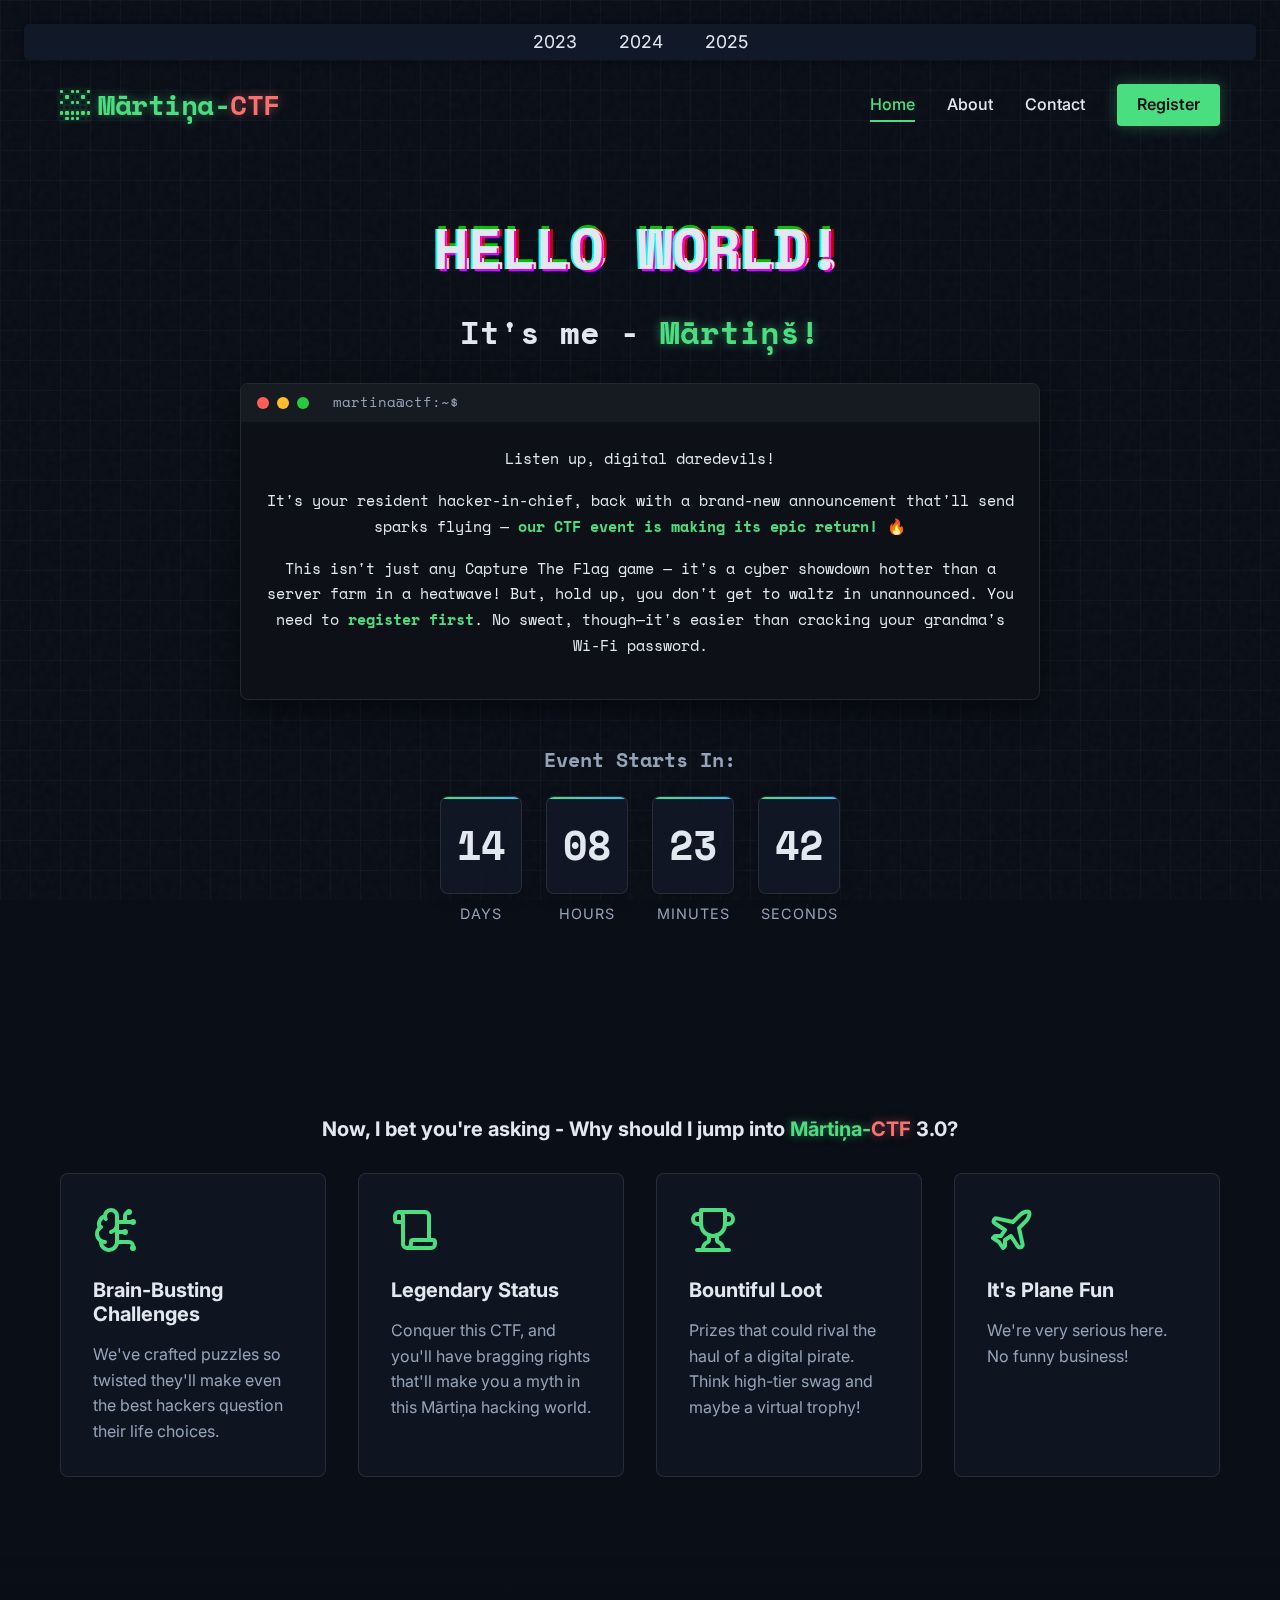
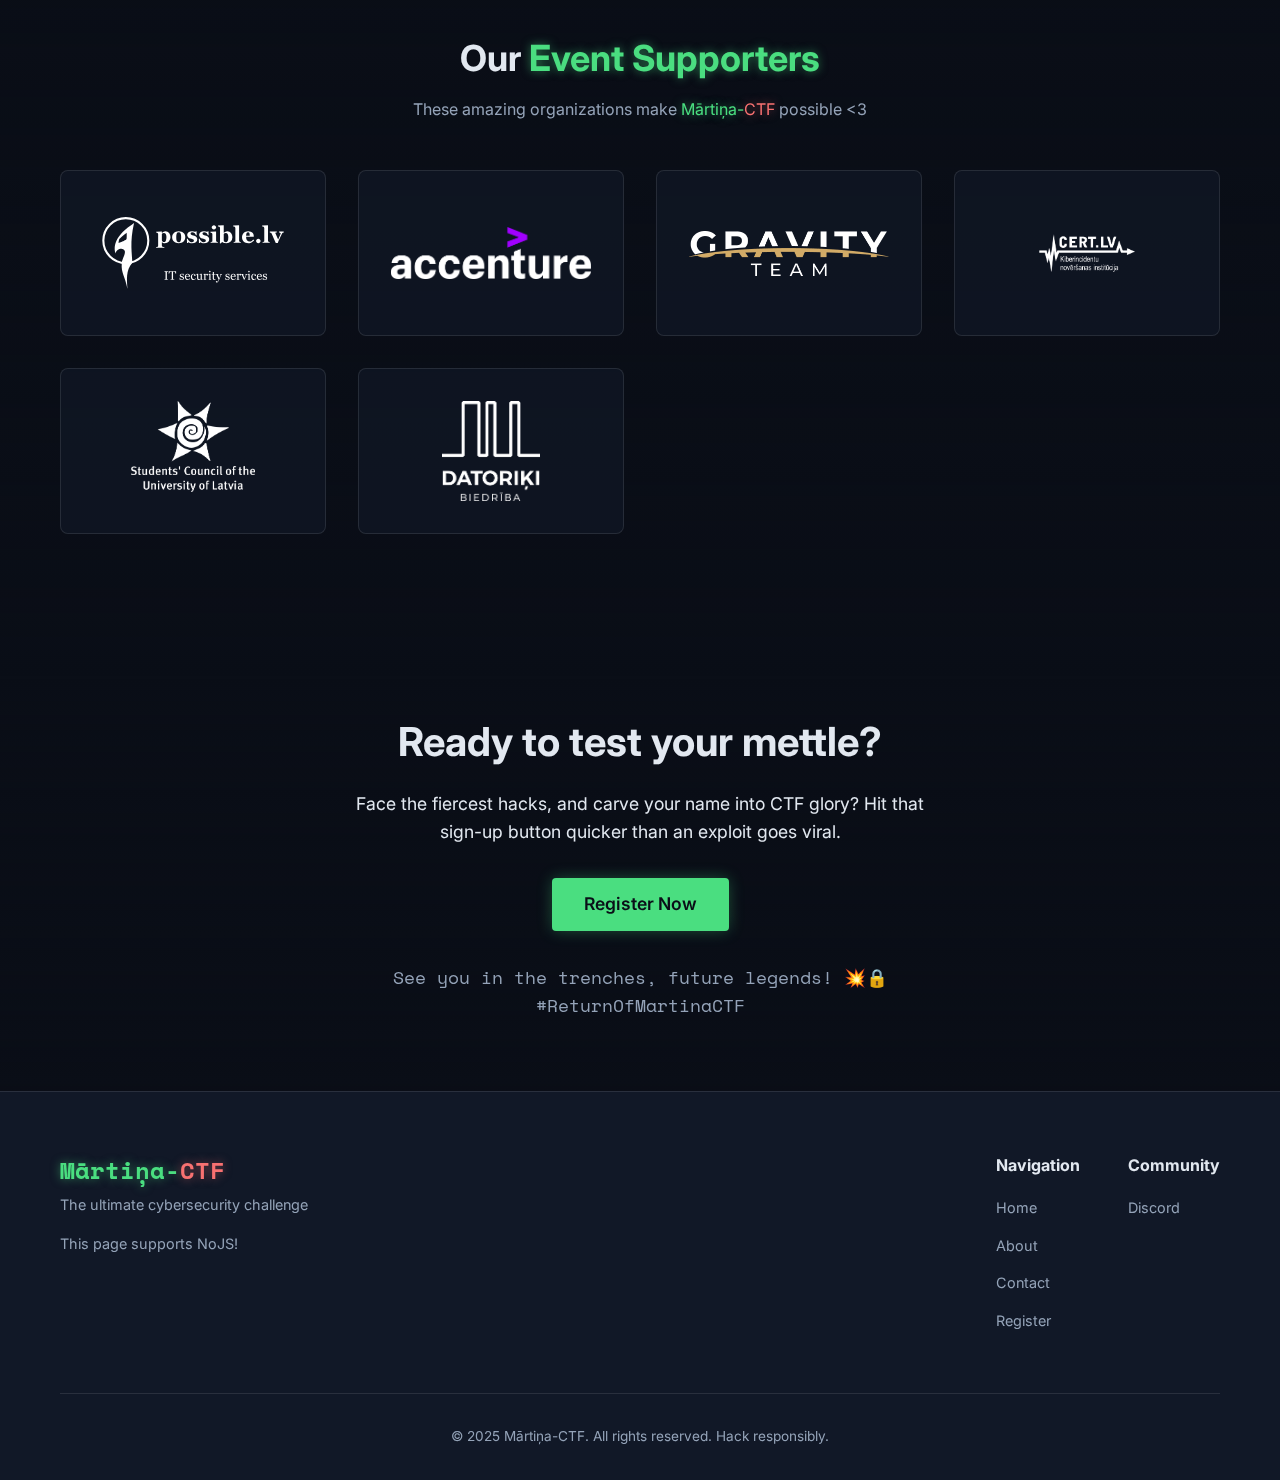
<file: index.html>
<!DOCTYPE html>
<html lang="en">

<head>
    <meta charset="UTF-8">
    <meta name="viewport" content="width=device-width, initial-scale=1.0">
    <title>Mārtiņa-CTF 2025</title>
    <link rel="icon" type="image/x-icon" href="images/favicon.ico">
    <link rel="stylesheet" href="styles.css">
    <link rel="stylesheet"
        href="https://fonts.googleapis.com/css2?family=Space+Mono:wght@400;700&family=Inter:wght@300;400;600;800&display=swap">
</head>

<body>
    <div class="noise-overlay"></div>
    <div class="grid-overlay"></div>

    <header>
        <ul id="year-selector">
            <li><a href="#">2023</a></li>
            <li><a href="#">2024</a></li>
            <li><a href="#" class="active">2025</a></li>
        </ul>
        <div id="navbar">
            <div class="logo-container">
                <div class="logo">
                    <div class="pixel-art">
                        <div class="pixel"></div>
                        <div class="pixel"></div>
                        <div class="pixel"></div>
                        <div class="pixel"></div>
                        <div class="pixel"></div>
                        <div class="pixel"></div>
                        <div class="pixel"></div>
                        <div class="pixel"></div>
                        <div class="pixel"></div>
                        <div class="pixel"></div>
                        <div class="pixel"></div>
                        <div class="pixel"></div>
                        <div class="pixel"></div>
                        <div class="pixel"></div>
                        <div class="pixel"></div>
                        <div class="pixel"></div>
                        <div class="pixel"></div>
                        <div class="pixel"></div>
                        <div class="pixel"></div>
                        <div class="pixel"></div>
                        <div class="pixel"></div>
                        <div class="pixel"></div>
                        <div class="pixel"></div>
                        <div class="pixel"></div>
                        <div class="pixel"></div>
                        <div class="pixel"></div>
                        <div class="pixel"></div>
                        <div class="pixel"></div>
                        <div class="pixel"></div>
                        <div class="pixel"></div>
                        <div class="pixel"></div>
                        <div class="pixel"></div>
                        <div class="pixel"></div>
                        <div class="pixel"></div>
                        <div class="pixel"></div>
                        <div class="pixel"></div>
                    </div>
                    <h1><span class="green-text">Mārtiņa-</span><span class="red-text">CTF</span></h1>
                </div>
            </div>
    
            <!-- Mobile menu toggle-->
            <input type="checkbox" id="menu-toggle" class="menu-toggle-input">
            <label for="menu-toggle" class="menu-toggle-label">
                <span></span>
                <span></span>
                <span></span>
            </label>
    
            <nav>
                <ul>
                    <li><a href="#" class="active">Home</a></li>
                    <li><a href="/about.html">About</a></li>
                    <li><a href="/contact.html">Contact</a></li>
                    <li><a href="#" class="cta-button">Register</a></li>
                </ul>
            </nav>
        </div>
    </header>

    <main>
        <section class="hero">
            <div class="container">
                <div class="glitch-container">
                    <h2 class="glitch" data-text="Hello World!">Hello World!</h2>
                </div>
                <h3 class="subtitle">It's me - <span class="green-text">Mārtiņš!</span></h3>

                <div class="terminal">
                    <div class="terminal-header">
                        <span class="terminal-button"></span>
                        <span class="terminal-button"></span>
                        <span class="terminal-button"></span>
                        <span class="terminal-title">martina@ctf:~$</span>
                    </div>
                    <div class="terminal-body">
                        <p>Listen up, digital daredevils!</p>
                        <p>It's your resident hacker-in-chief, back with a brand-new announcement that'll send sparks
                         flying — <span class="highlight">our CTF event is making its epic return!</span> 🔥</p>

                        <p>This isn't just any Capture The Flag game — it's a cyber showdown hotter than a server farm
                            in a heatwave! But, hold up, you don't get to waltz in unannounced. You need to <span class="highlight">register first</span>.
                            No sweat, though—it's easier than cracking your grandma's Wi-Fi password.</p>
                    </div>
                </div>

                <div class="countdown">
                    <h4>Event Starts In:</h4>
                    <div class="countdown-timer">
                        <div class="countdown-item">
                            <div class="countdown-value">14</div>
                            <div class="countdown-label">Days</div>
                        </div>
                        <div class="countdown-item">
                            <div class="countdown-value">08</div>
                            <div class="countdown-label">Hours</div>
                        </div>
                        <div class="countdown-item">
                            <div class="countdown-value">23</div>
                            <div class="countdown-label">Minutes</div>
                        </div>
                        <div class="countdown-item">
                            <div class="countdown-value">42</div>
                            <div class="countdown-label">Seconds</div>
                        </div>
                    </div>
                </div>
            </div>
        </section>

        <section class="features">
            <div class="container">
                <h4 style="text-align: center; margin-bottom: 2rem;">Now, I bet you're asking - Why should I jump into
                    <span class="green-text">Mārtiņa-</span><span class="red-text">CTF</span> 3.0?</h4>
                <div class="feature-grid">
                    <div class="feature-card">
                        <div class="feature-icon">
                            <svg xmlns="http://www.w3.org/2000/svg" viewBox="0 0 24 24" fill="none"
                                stroke="currentColor" stroke-width="2" stroke-linecap="round" stroke-linejoin="round"
                                class="lucide lucide-brain-circuit-icon lucide-brain-circuit">
                                <path
                                    d="M12 5a3 3 0 1 0-5.997.125 4 4 0 0 0-2.526 5.77 4 4 0 0 0 .556 6.588A4 4 0 1 0 12 18Z" />
                                <path d="M9 13a4.5 4.5 0 0 0 3-4" />
                                <path d="M6.003 5.125A3 3 0 0 0 6.401 6.5" />
                                <path d="M3.477 10.896a4 4 0 0 1 .585-.396" />
                                <path d="M6 18a4 4 0 0 1-1.967-.516" />
                                <path d="M12 13h4" />
                                <path d="M12 18h6a2 2 0 0 1 2 2v1" />
                                <path d="M12 8h8" />
                                <path d="M16 8V5a2 2 0 0 1 2-2" />
                                <circle cx="16" cy="13" r=".5" />
                                <circle cx="18" cy="3" r=".5" />
                                <circle cx="20" cy="21" r=".5" />
                                <circle cx="20" cy="8" r=".5" />
                            </svg>
                        </div>
                        <h4>Brain-Busting Challenges</h4>
                        <p>We've crafted puzzles so twisted they'll make even the best hackers question their life choices.</p>
                    </div>
                    <div class="feature-card">
                        <div class="feature-icon">
                            <svg xmlns="http://www.w3.org/2000/svg" viewBox="0 0 24 24" fill="none"
                                stroke="currentColor" stroke-width="2" stroke-linecap="round" stroke-linejoin="round"
                                class="lucide lucide-scroll-icon lucide-scroll">
                                <path d="M19 17V5a2 2 0 0 0-2-2H4" />
                                <path
                                    d="M8 21h12a2 2 0 0 0 2-2v-1a1 1 0 0 0-1-1H11a1 1 0 0 0-1 1v1a2 2 0 1 1-4 0V5a2 2 0 1 0-4 0v2a1 1 0 0 0 1 1h3" />
                            </svg>
                        </div>
                        <h4>Legendary Status</h4>
                        <p>Conquer this CTF, and you'll have bragging rights that'll make you a myth in this Mārtiņa hacking world.</p>
                    </div>
                    <div class="feature-card">
                        <div class="feature-icon">
                            <svg xmlns="http://www.w3.org/2000/svg" viewBox="0 0 24 24" fill="none"
                                stroke="currentColor" stroke-width="2" stroke-linecap="round" stroke-linejoin="round"
                                class="lucide lucide-trophy-icon lucide-trophy">
                                <path d="M6 9H4.5a2.5 2.5 0 0 1 0-5H6" />
                                <path d="M18 9h1.5a2.5 2.5 0 0 0 0-5H18" />
                                <path d="M4 22h16" />
                                <path d="M10 14.66V17c0 .55-.47.98-.97 1.21C7.85 18.75 7 20.24 7 22" />
                                <path d="M14 14.66V17c0 .55.47.98.97 1.21C16.15 18.75 17 20.24 17 22" />
                                <path d="M18 2H6v7a6 6 0 0 0 12 0V2Z" />
                            </svg>
                        </div>
                        <h4>Bountiful Loot</h4>
                        <p>Prizes that could rival the haul of a digital pirate. Think high-tier swag and maybe a
                            virtual trophy!</p>
                    </div>
                    <div class="feature-card">
                        <div class="feature-icon">
                            <svg xmlns="http://www.w3.org/2000/svg" viewBox="0 0 24 24" fill="none"
                                stroke="currentColor" stroke-width="2" stroke-linecap="round" stroke-linejoin="round"
                                class="lucide lucide-plane-icon lucide-plane">
                                <path
                                    d="M17.8 19.2 16 11l3.5-3.5C21 6 21.5 4 21 3c-1-.5-3 0-4.5 1.5L13 8 4.8 6.2c-.5-.1-.9.1-1.1.5l-.3.5c-.2.5-.1 1 .3 1.3L9 12l-2 3H4l-1 1 3 2 2 3 1-1v-3l3-2 3.5 5.3c.3.4.8.5 1.3.3l.5-.2c.4-.3.6-.7.5-1.2z" />
                            </svg>
                        </div>
                        <h4>It's Plane Fun</h4>
                        <p>We're very serious here. No funny business!</p>
                    </div>
                </div>
            </div>
        </section>

        <section class="sponsors">
            <div class="container">
                <h2>Our <span class="green-text">Event Supporters</span></h2>
                <p class="section-description">These amazing organizations make <span
                        class="green-text">Mārtiņa-</span><span class="red-text">CTF</span> possible <3</p>

                        <div class="sponsors-grid">
                            <a class="sponsor-card" href="https://possible.lv" target="_blank">
                                <div class="sponsor-logo">
                                    <img src="/images/sponsors/possible.svg" alt="Possible Security">
                                </div>
                            </a>
                            <a class="sponsor-card" href="https://accenture.lv" target="_blank">
                                <div class="sponsor-logo">
                                    <img src="/images/sponsors/accenture.png" alt="Accenture">
                                </div>
                            </a>
                            <a class="sponsor-card" href="https://gravityteam.co" target="_blank">
                                <div class="sponsor-logo">
                                    <img src="/images/sponsors/gravity_team.png" alt="Gravity Team">
                                </div>
                            </a>
                            <a class="sponsor-card" href="https://cert.lv" target="_blank">
                                <div class="sponsor-logo">
                                    <img src="/images/sponsors/cert.png" alt="CERT.LV">
                                </div>
                            </a>
                            <a class="sponsor-card" href="https://lusp.lv" target="_blank">
                                <div class="sponsor-logo">
                                    <img src="/images/sponsors/lusp.png" alt="LUSP">
                                </div>
                            </a>
                            <a class="sponsor-card" href="https://datoriki.org" target="_blank">
                                <div class="sponsor-logo">
                                    <img src="/images/sponsors/datoriku_biedriba.png" alt="Biedrība 'Datoriķi'">
                                </div>
                            </a>
                        </div>
            </div>
        </section>

        <section class="cta">
            <div class="container">
                <h2>Ready to test your mettle?</h2>
                <p>Face the fiercest hacks, and carve your name into CTF glory? Hit that sign-up button quicker than an
                    exploit goes viral.</p>
                <a href="#" class="cta-button">Register Now</a>
                <p class="cta-footer">See you in the trenches, future legends! 💥🔒 #ReturnOfMartinaCTF</p>
            </div>
        </section>
    </main>

    <footer>
        <div class="container">
            <div class="footer-content">
                <div class="footer-logo">
                    <h3><span class="green-text">Mārtiņa-</span><span class="red-text">CTF</span></h3>
                    <p>The ultimate cybersecurity challenge</p>
                    <p>This page supports NoJS!</p>
                </div>
                <div class="footer-links">
                    <div class="footer-column">
                        <h4>Navigation</h4>
                        <ul>
                            <li><a href="#">Home</a></li>
                            <li><a href="/about.html">About</a></li>
                            <li><a href="/contact.html">Contact</a></li>
                            <li><a href="#">Register</a></li>
                        </ul>
                    </div>
                    <div class="footer-column">
                        <h4>Community</h4>
                        <ul>
                            <li><a href="#">Discord</a></li>
                        </ul>
                    </div>
                </div>
            </div>
            <div class="footer-bottom">
                <p>&copy; 2025 Mārtiņa-CTF. All rights reserved. Hack responsibly.</p>
            </div>
        </div>
    </footer>
</body>

</html>
</file>
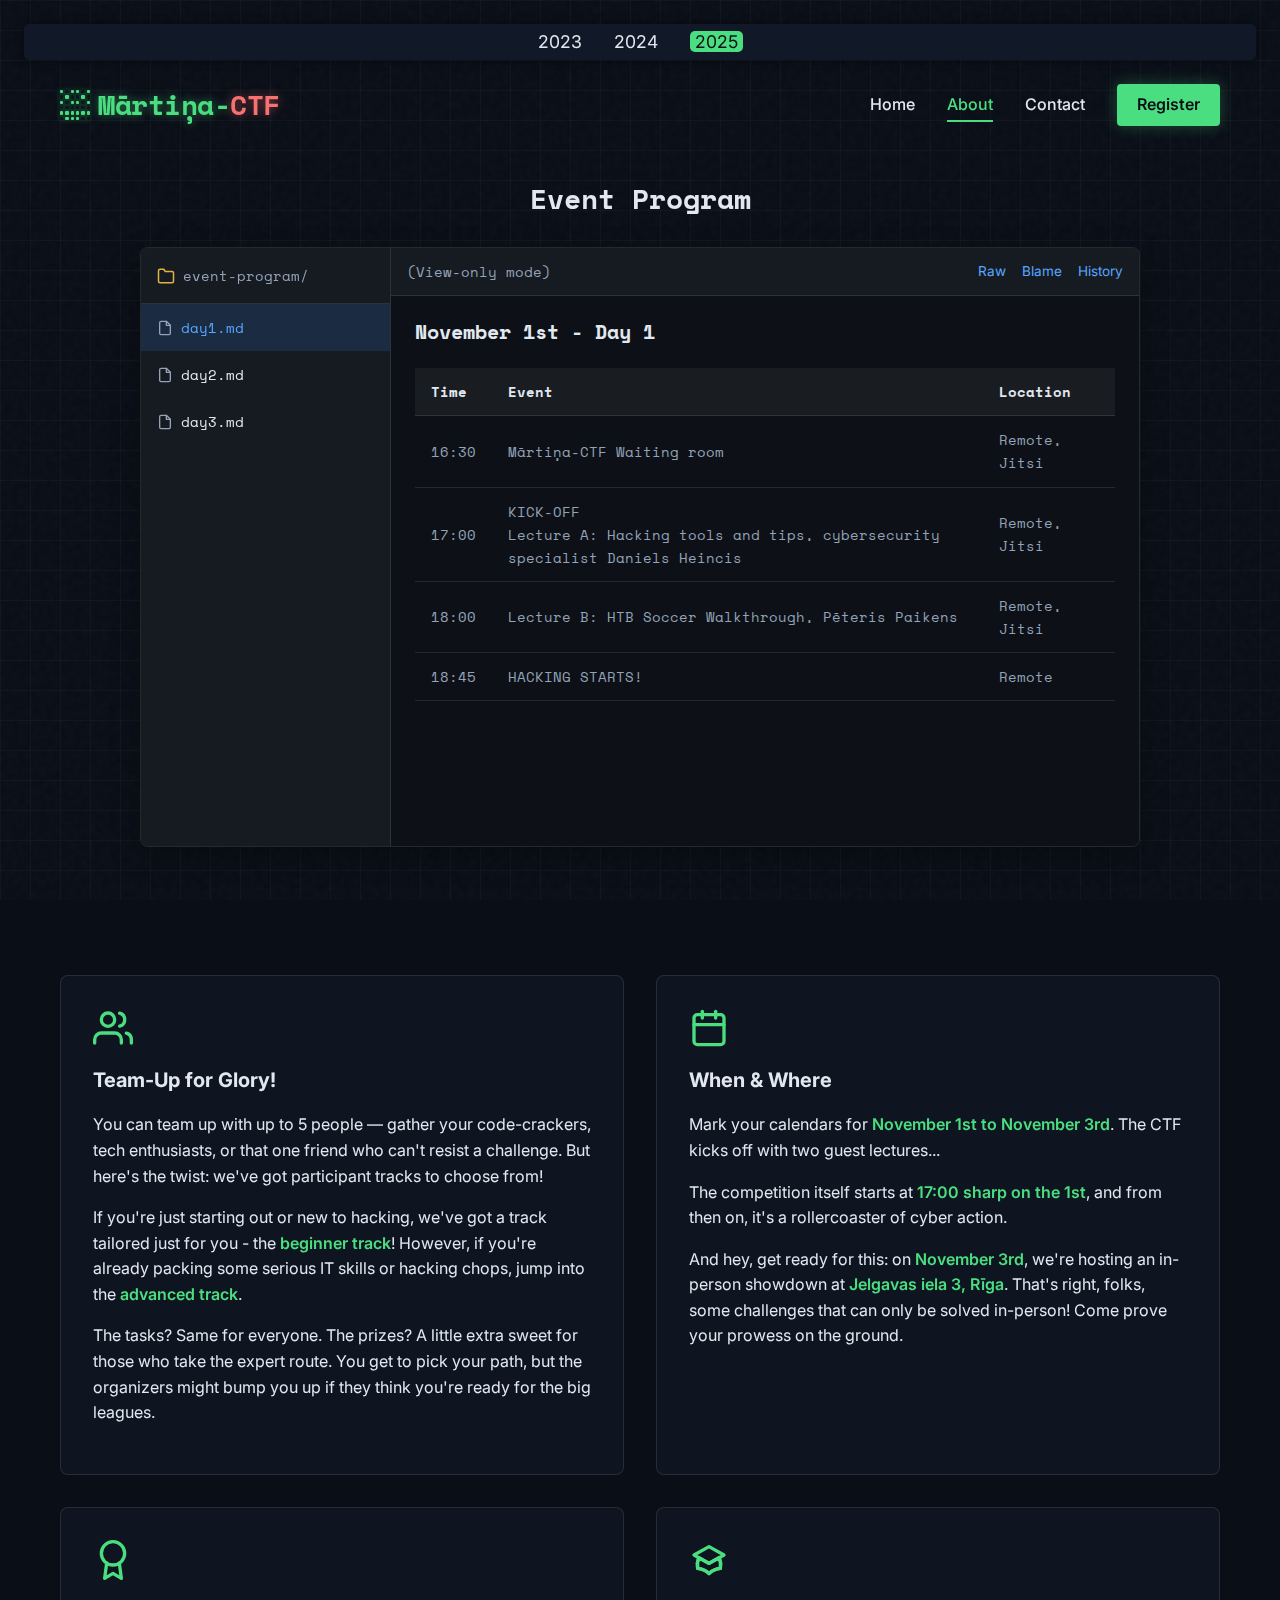
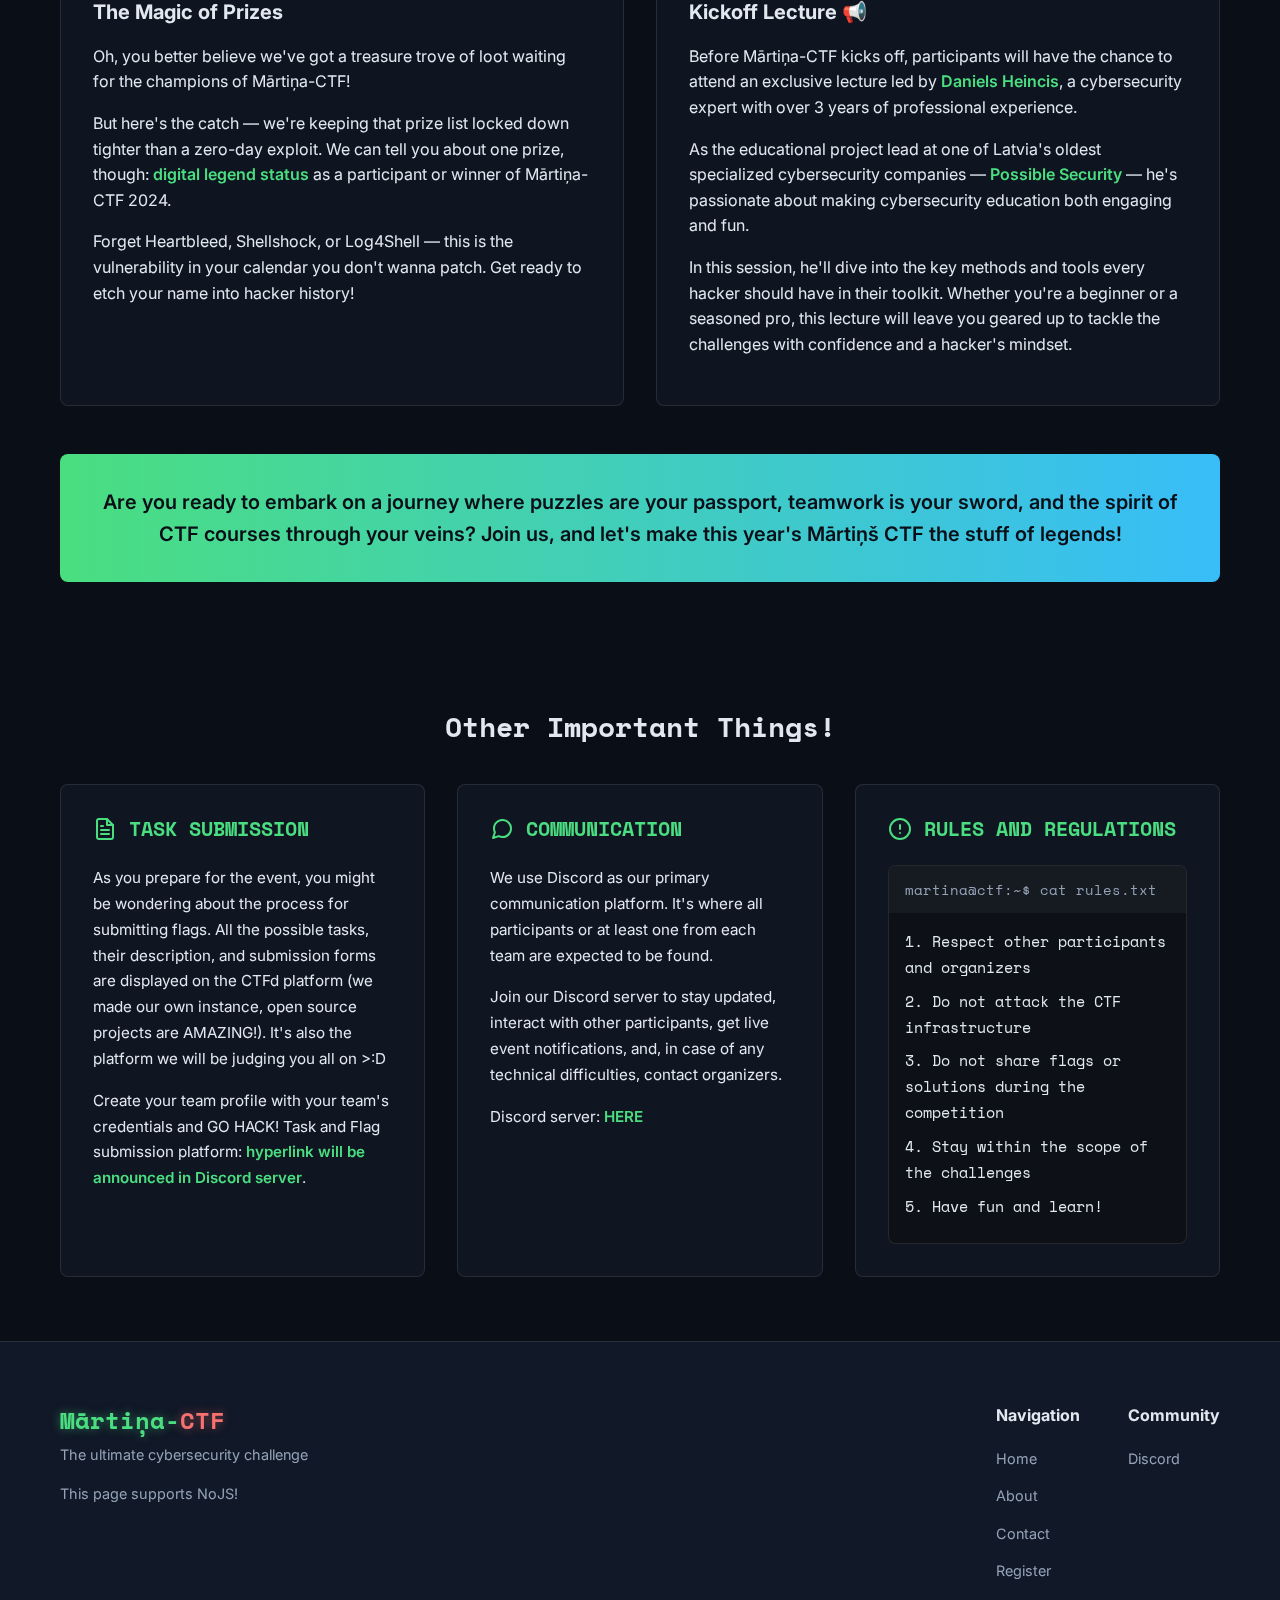
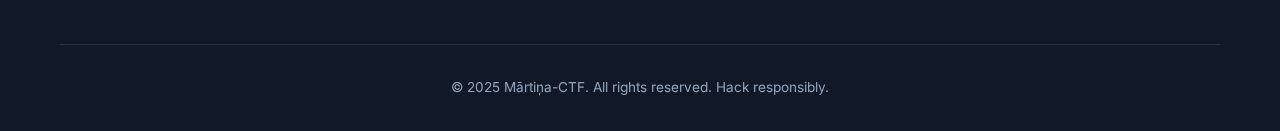
<file: about.html>
<!DOCTYPE html>
<html lang="en">

<head>
    <meta charset="UTF-8">
    <meta name="viewport" content="width=device-width, initial-scale=1.0">
    <title>About | Mārtiņa-CTF 2025</title>
    <link rel="stylesheet" href="styles/about.css">
    <link rel="stylesheet"
        href="https://fonts.googleapis.com/css2?family=Space+Mono:wght@400;700&family=Inter:wght@300;400;600;800&display=swap">
</head>

<body>
    <div class="noise-overlay"></div>
    <div class="grid-overlay"></div>

    <header>
        <ul id="year-selector">
            <li><a href="#">2023</a></li>
            <li><a href="#">2024</a></li>
            <li><a href="#" class="active">2025</a></li>
        </ul>
        <div id="navbar">
            <div class="logo-container">
                <div class="logo">
                    <div class="pixel-art">
                        <div class="pixel"></div>
                        <div class="pixel"></div>
                        <div class="pixel"></div>
                        <div class="pixel"></div>
                        <div class="pixel"></div>
                        <div class="pixel"></div>
                        <div class="pixel"></div>
                        <div class="pixel"></div>
                        <div class="pixel"></div>
                        <div class="pixel"></div>
                        <div class="pixel"></div>
                        <div class="pixel"></div>
                        <div class="pixel"></div>
                        <div class="pixel"></div>
                        <div class="pixel"></div>
                        <div class="pixel"></div>
                        <div class="pixel"></div>
                        <div class="pixel"></div>
                        <div class="pixel"></div>
                        <div class="pixel"></div>
                        <div class="pixel"></div>
                        <div class="pixel"></div>
                        <div class="pixel"></div>
                        <div class="pixel"></div>
                        <div class="pixel"></div>
                        <div class="pixel"></div>
                        <div class="pixel"></div>
                        <div class="pixel"></div>
                        <div class="pixel"></div>
                        <div class="pixel"></div>
                        <div class="pixel"></div>
                        <div class="pixel"></div>
                        <div class="pixel"></div>
                        <div class="pixel"></div>
                        <div class="pixel"></div>
                        <div class="pixel"></div>
                    </div>
                    <h1><span class="green-text">Mārtiņa-</span><span class="red-text">CTF</span></h1>
                </div>
            </div>
    
            <!-- Mobile menu toggle-->
            <input type="checkbox" id="menu-toggle" class="menu-toggle-input">
            <label for="menu-toggle" class="menu-toggle-label">
                <span></span>
                <span></span>
                <span></span>
            </label>
    
            <nav>
                <ul>
                    <li><a href="/">Home</a></li>
                    <li><a href="/about.html" class="active">About</a></li>
                    <li><a href="/contact.html">Contact</a></li>
                    <li><a href="#" class="cta-button">Register</a></li>
                </ul>
            </nav>
        </div>
    </header>

    <main>
        <section class="event-program">
            <div class="container">
                <h3>Event Program</h3>
                
                <div class="file-viewer">
                    <input style="display: none;" type="radio" name="file-tab" id="day1" checked>
                    <input style="display: none;" type="radio" name="file-tab" id="day2">
                    <input style="display: none;" type="radio" name="file-tab" id="day3">

                    <div class="file-sidebar">
                        <div class="file-header">
                            <svg xmlns="http://www.w3.org/2000/svg" viewBox="0 0 24 24" fill="none" stroke="currentColor" stroke-width="2" stroke-linecap="round" stroke-linejoin="round" class="folder-icon">
                                <path d="M22 19a2 2 0 0 1-2 2H4a2 2 0 0 1-2-2V5a2 2 0 0 1 2-2h5l2 3h9a2 2 0 0 1 2 2z"></path>
                            </svg>
                            <span>event-program/</span>
                        </div>
                        <ul class="file-list">
                            <li>              
                                <label for="day1">
                                    <svg xmlns="http://www.w3.org/2000/svg" viewBox="0 0 24 24" fill="none" stroke="currentColor" stroke-width="2" stroke-linecap="round" stroke-linejoin="round" class="file-icon">
                                        <path d="M14 2H6a2 2 0 0 0-2 2v16a2 2 0 0 0 2 2h12a2 2 0 0 0 2-2V8z"></path>
                                        <polyline points="14 2 14 8 20 8"></polyline>
                                    </svg>
                                    day1.md
                                </label>
                            </li>
                            <li>
                                <label for="day2">
                                    <svg xmlns="http://www.w3.org/2000/svg" viewBox="0 0 24 24" fill="none" stroke="currentColor" stroke-width="2" stroke-linecap="round" stroke-linejoin="round" class="file-icon">
                                        <path d="M14 2H6a2 2 0 0 0-2 2v16a2 2 0 0 0 2 2h12a2 2 0 0 0 2-2V8z"></path>
                                        <polyline points="14 2 14 8 20 8"></polyline>
                                    </svg>
                                    day2.md
                                </label>
                            </li>
                            <li>
                                <label for="day3">
                                    <svg xmlns="http://www.w3.org/2000/svg" viewBox="0 0 24 24" fill="none" stroke="currentColor" stroke-width="2" stroke-linecap="round" stroke-linejoin="round" class="file-icon">
                                        <path d="M14 2H6a2 2 0 0 0-2 2v16a2 2 0 0 0 2 2h12a2 2 0 0 0 2-2V8z"></path>
                                        <polyline points="14 2 14 8 20 8"></polyline>
                                    </svg>
                                    day3.md
                                </label>
                            </li>
                        </ul>
                    </div>
                    
                    <div class="file-content">
                        <div class="file-content-header">
                            <div class="file-path">(View-only mode)</div>
                            <div class="file-actions">
                                <span class="file-action">Raw</span>
                                <span class="file-action">Blame</span>
                                <span class="file-action">History</span>
                            </div>
                        </div>
                        
                        <div class="file-content-body">
                            <div class="file-tab-content" id="day1-content">
                                <h4 class="file-title">November 1st - Day 1</h4>
                                <table class="event-table">
                                    <thead>
                                        <tr>
                                            <th>Time</th>
                                            <th>Event</th>
                                            <th>Location</th>
                                        </tr>
                                    </thead>
                                    <tbody>
                                        <tr>
                                            <td>16:30</td>
                                            <td>Mārtiņa-CTF Waiting room</td>
                                            <td>Remote, Jitsi</td>
                                        </tr>
                                        <tr>
                                            <td>17:00</td>
                                            <td>KICK-OFF<br>Lecture A: Hacking tools and tips, cybersecurity specialist Daniels Heincis</td>
                                            <td>Remote, Jitsi</td>
                                        </tr>
                                        <tr>
                                            <td>18:00</td>
                                            <td>Lecture B: HTB Soccer Walkthrough, Pēteris Paikens</td>
                                            <td>Remote, Jitsi</td>
                                        </tr>
                                        <tr>
                                            <td>18:45</td>
                                            <td>HACKING STARTS!</td>
                                            <td>Remote</td>
                                        </tr>
                                    </tbody>
                                </table>
                            </div>
                            <div class="file-tab-content" id="day2-content">
                                <h4 class="file-title">November 2nd - Day 2</h4>
                                <table class="event-table">
                                    <thead>
                                        <tr>
                                            <th>Time</th>
                                            <th>Event</th>
                                            <th>Location</th>
                                        </tr>
                                    </thead>
                                    <tbody>
                                        <tr>
                                            <td>All Day</td>
                                            <td>KEEP HACKING!</td>
                                            <td>Remote</td>
                                        </tr>
                                        <tr>
                                            <td>17:00</td>
                                            <td>MĀRTIŅA GAME SHOW #1</td>
                                            <td>Remote</td>
                                        </tr>
                                        <tr>
                                            <td>18:00</td>
                                            <td>CHECK IN.<br>Discord voice channel #GENERAL</td>
                                            <td>Remote, Discord</td>
                                        </tr>
                                    </tbody>
                                </table>
                            </div>
                            <div class="file-tab-content" id="day3-content">
                                <h4 class="file-title">November 3rd - Day 3</h4>
                                <table class="event-table">
                                    <thead>
                                        <tr>
                                            <th>Time</th>
                                            <th>Event</th>
                                            <th>Location</th>
                                        </tr>
                                    </thead>
                                    <tbody>
                                        <tr>
                                            <td>Early</td>
                                            <td>KEEP HACKING! Online or...</td>
                                            <td>Remote</td>
                                        </tr>
                                        <tr>
                                            <td>10:00</td>
                                            <td>IN-PERSON event START!</td>
                                            <td>In-Person</td>
                                        </tr>
                                        <tr>
                                            <td>12:00</td>
                                            <td>MĀRTIŅA GAME SHOW #2</td>
                                            <td>In-Person</td>
                                        </tr>
                                        <tr>
                                            <td>17:00</td>
                                            <td>HACKING ENDS!</td>
                                            <td>In-Person & Remote</td>
                                        </tr>
                                        <tr>
                                            <td>18:00</td>
                                            <td>AWARD CEREMONY! Room TBA.</td>
                                            <td>In-Person</td>
                                        </tr>
                                    </tbody>
                                </table>
                            </div>
                        </div>
                    </div>
                </div>
            </div>
        </section>

        <section class="info-sections">
            <div class="container">
                <div class="info-grid">
                    <div class="info-card">
                        <div class="info-icon">
                            <svg xmlns="http://www.w3.org/2000/svg" viewBox="0 0 24 24" fill="none" stroke="currentColor" stroke-width="2" stroke-linecap="round" stroke-linejoin="round">
                                <path d="M17 21v-2a4 4 0 0 0-4-4H5a4 4 0 0 0-4 4v2"></path>
                                <circle cx="9" cy="7" r="4"></circle>
                                <path d="M23 21v-2a4 4 0 0 0-3-3.87"></path>
                                <path d="M16 3.13a4 4 0 0 1 0 7.75"></path>
                            </svg>
                        </div>
                        <h4>Team-Up for Glory!</h4>
                        <div>
                            <p>You can team up with up to 5 people — gather your code-crackers, tech enthusiasts, or that one friend who can't resist a challenge. But here's the twist: we've got participant tracks to choose from!</p>
                            <p>If you're just starting out or new to hacking, we've got a track tailored just for you - the <span class="highlight">beginner track</span>! However, if you're already packing some serious IT skills or hacking chops, jump into the <span class="highlight">advanced track</span>.</p>
                            <p>The tasks? Same for everyone. The prizes? A little extra sweet for those who take the expert route. You get to pick your path, but the organizers might bump you up if they think you're ready for the big leagues.</p>
                        </div>
                    </div>
                    
                    <div class="info-card">
                        <div class="info-icon">
                            <svg xmlns="http://www.w3.org/2000/svg" viewBox="0 0 24 24" fill="none" stroke="currentColor" stroke-width="2" stroke-linecap="round" stroke-linejoin="round">
                                <rect x="3" y="4" width="18" height="18" rx="2" ry="2"></rect>
                                <line x1="16" y1="2" x2="16" y2="6"></line>
                                <line x1="8" y1="2" x2="8" y2="6"></line>
                                <line x1="3" y1="10" x2="21" y2="10"></line>
                            </svg>
                        </div>
                        <h4>When & Where</h4>
                        <div>
                            <p>Mark your calendars for <span class="highlight">November 1st to November 3rd</span>. The CTF kicks off with two guest lectures...</p>
                            <p>The competition itself starts at <span class="highlight">17:00 sharp on the 1st</span>, and from then on, it's a rollercoaster of cyber action.</p>
                            <p>And hey, get ready for this: on <span class="highlight">November 3rd</span>, we're hosting an in-person showdown at <span class="highlight">Jelgavas iela 3, Rīga</span>. That's right, folks, some challenges that can only be solved in-person! Come prove your prowess on the ground.</p>
                        </div>
                    </div>
                    
                    <div class="info-card">
                        <div class="info-icon">
                            <svg xmlns="http://www.w3.org/2000/svg" viewBox="0 0 24 24" fill="none" stroke="currentColor" stroke-width="2" stroke-linecap="round" stroke-linejoin="round">
                                <circle cx="12" cy="8" r="7"></circle>
                                <polyline points="8.21 13.89 7 23 12 20 17 23 15.79 13.88"></polyline>
                            </svg>
                        </div>
                        <h4>The Magic of Prizes</h4>
                        <div>
                            <p>Oh, you better believe we've got a treasure trove of loot waiting for the champions of Mārtiņa-CTF!</p>
                            <p>But here's the catch — we're keeping that prize list locked down tighter than a zero-day exploit. We can tell you about one prize, though: <span class="highlight">digital legend status</span> as a participant or winner of Mārtiņa-CTF 2024.</p>
                            <p>Forget Heartbleed, Shellshock, or Log4Shell — this is the vulnerability in your calendar you don't wanna patch. Get ready to etch your name into hacker history!</p>
                        </div>
                    </div>
                    
                    <div class="info-card">
                        <div class="info-icon">
                            <svg xmlns="http://www.w3.org/2000/svg" viewBox="0 0 24 24" fill="none" stroke="currentColor" stroke-width="2" stroke-linecap="round" stroke-linejoin="round">
                                <path d="M12 14l9-5-9-5-9 5 9 5z"></path>
                                <path d="M12 14l6.16-3.422a12.083 12.083 0 01.665 6.479A11.952 11.952 0 0012 20.055a11.952 11.952 0 00-6.824-2.998 12.078 12.078 0 01.665-6.479L12 14z"></path>
                                <path d="M12 14l-6.16-3.422a12.083 12.083 0 00-.665 6.479A11.952 11.952 0 0112 20.055a11.952 11.952 0 016.824-2.998 12.078 12.078 0 00-.665-6.479L12 14z"></path>
                            </svg>
                        </div>
                        <h4>Kickoff Lecture 📢</h4>
                        <div>
                            <p>Before Mārtiņa-CTF kicks off, participants will have the chance to attend an exclusive lecture led by <span class="highlight">Daniels Heincis</span>, a cybersecurity expert with over 3 years of professional experience.</p>
                            <p>As the educational project lead at one of Latvia's oldest specialized cybersecurity companies — <span class="highlight">Possible Security</span> — he's passionate about making cybersecurity education both engaging and fun.</p>
                            <p>In this session, he'll dive into the key methods and tools every hacker should have in their toolkit. Whether you're a beginner or a seasoned pro, this lecture will leave you geared up to tackle the challenges with confidence and a hacker's mindset.</p>
                        </div>
                    </div>
                </div>
                
                <div class="cta-banner">
                    <p>Are you ready to embark on a journey where puzzles are your passport, teamwork is your sword, and the spirit of CTF courses through your veins? Join us, and let's make this year's Mārtiņš CTF the stuff of legends!</p>
                </div>
            </div>
        </section>

        <section class="important-info">
            <div class="container">
                <h3>Other Important Things!</h3>
                
                <div class="important-grid">
                    <div class="important-card">
                        <h4>
                            <svg xmlns="http://www.w3.org/2000/svg" viewBox="0 0 24 24" fill="none" stroke="currentColor" stroke-width="2" stroke-linecap="round" stroke-linejoin="round">
                                <path d="M14 2H6a2 2 0 0 0-2 2v16a2 2 0 0 0 2 2h12a2 2 0 0 0 2-2V8z"></path>
                                <polyline points="14 2 14 8 20 8"></polyline>
                                <line x1="16" y1="13" x2="8" y2="13"></line>
                                <line x1="16" y1="17" x2="8" y2="17"></line>
                                <polyline points="10 9 9 9 8 9"></polyline>
                            </svg>
                            TASK SUBMISSION
                        </h4>
                        <p>As you prepare for the event, you might be wondering about the process for submitting flags. All the possible tasks, their description, and submission forms are displayed on the CTFd platform (we made our own instance, open source projects are AMAZING!). It's also the platform we will be judging you all on >:D</p>
                        <p>Create your team profile with your team's credentials and GO HACK! Task and Flag submission platform: <span class="highlight">hyperlink will be announced in Discord server</span>.</p>
                    </div>
                    
                    <div class="important-card">
                        <h4>
                            <svg xmlns="http://www.w3.org/2000/svg" viewBox="0 0 24 24" fill="none" stroke="currentColor" stroke-width="2" stroke-linecap="round" stroke-linejoin="round">
                                <path d="M21 11.5a8.38 8.38 0 0 1-.9 3.8 8.5 8.5 0 0 1-7.6 4.7 8.38 8.38 0 0 1-3.8-.9L3 21l1.9-5.7a8.38 8.38 0 0 1-.9-3.8 8.5 8.5 0 0 1 4.7-7.6 8.38 8.38 0 0 1 3.8-.9h.5a8.48 8.48 0 0 1 8 8v.5z"></path>
                            </svg>
                            COMMUNICATION
                        </h4>
                        <p>We use Discord as our primary communication platform. It's where all participants or at least one from each team are expected to be found.</p>
                        <p>Join our Discord server to stay updated, interact with other participants, get live event notifications, and, in case of any technical difficulties, contact organizers.</p>
                        <p>Discord server: <a href="#" class="highlight">HERE</a></p>
                    </div>
                    
                    <div class="important-card">
                        <h4>
                            <svg xmlns="http://www.w3.org/2000/svg" viewBox="0 0 24 24" fill="none" stroke="currentColor" stroke-width="2" stroke-linecap="round" stroke-linejoin="round">
                                <circle cx="12" cy="12" r="10"></circle>
                                <line x1="12" y1="8" x2="12" y2="12"></line>
                                <line x1="12" y1="16" x2="12.01" y2="16"></line>
                            </svg>
                            RULES AND REGULATIONS
                        </h4>
                        <div class="rules-terminal">
                            <div class="rules-header">
                                <span>martina@ctf:~$ cat rules.txt</span>
                            </div>
                            <div class="rules-content">
                                <p>1. Respect other participants and organizers</p>
                                <p>2. Do not attack the CTF infrastructure</p>
                                <p>3. Do not share flags or solutions during the competition</p>
                                <p>4. Stay within the scope of the challenges</p>
                                <p>5. Have fun and learn!</p>
                            </div>
                        </div>
                    </div>
                </div>
            </div>
        </section>
    </main>

    <footer>
        <div class="container">
            <div class="footer-content">
                <div class="footer-logo">
                    <h3><span class="green-text">Mārtiņa-</span><span class="red-text">CTF</span></h3>
                    <p>The ultimate cybersecurity challenge</p>
                    <p>This page supports NoJS!</p>
                </div>
                <div class="footer-links">
                    <div class="footer-column">
                        <h4>Navigation</h4>
                        <ul>
                            <li><a href="/">Home</a></li>
                            <li><a href="#">About</a></li>
                            <li><a href="/contact.html">Contact</a></li>
                            <li><a href="#">Register</a></li>
                        </ul>
                    </div>
                    <div class="footer-column">
                        <h4>Community</h4>
                        <ul>
                            <li><a href="#">Discord</a></li>
                        </ul>
                    </div>
                </div>
            </div>
            <div class="footer-bottom">
                <p>&copy; 2025 Mārtiņa-CTF. All rights reserved. Hack responsibly.</p>
            </div>
        </div>
    </footer>
</body>

</html>
</file>
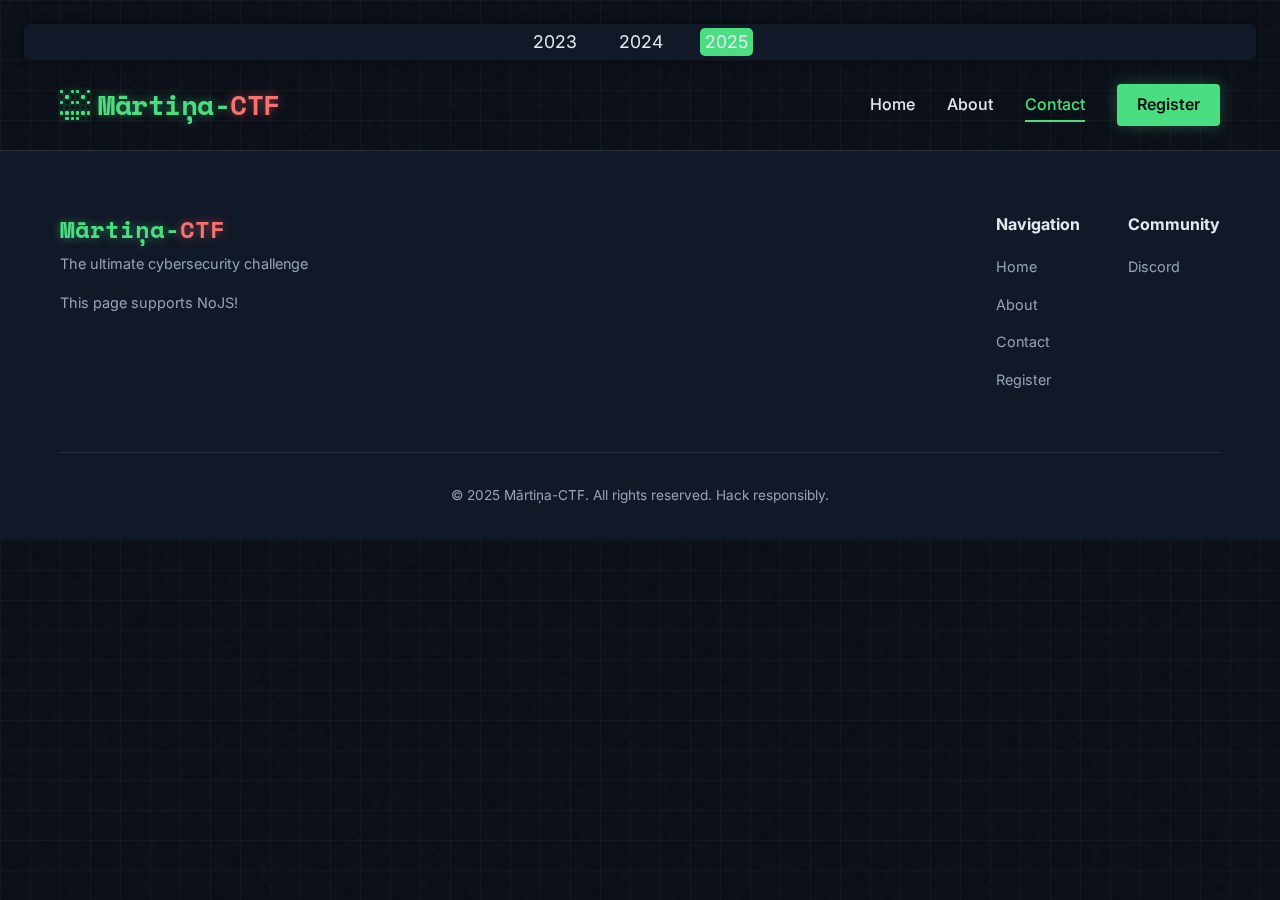
<file: contact.html>
<!DOCTYPE html>
<html lang="en">

<head>
    <meta charset="UTF-8">
    <meta name="viewport" content="width=device-width, initial-scale=1.0">
    <title>Contact | Mārtiņa-CTF 2025</title>
    <link rel="stylesheet" href="styles.css">
    <link rel="stylesheet"
        href="https://fonts.googleapis.com/css2?family=Space+Mono:wght@400;700&family=Inter:wght@300;400;600;800&display=swap">
</head>

<body>
    <div class="noise-overlay"></div>
    <div class="grid-overlay"></div>

    <header>
        <ul id="year-selector">
            <li><a href="#">2023</a></li>
            <li><a href="#">2024</a></li>
            <li class="active"><a href="#">2025</a></li>
        </ul>
        <div id="navbar">
            <div class="logo-container">
                <div class="logo">
                    <div class="pixel-art">
                        <div class="pixel"></div>
                        <div class="pixel"></div>
                        <div class="pixel"></div>
                        <div class="pixel"></div>
                        <div class="pixel"></div>
                        <div class="pixel"></div>
                        <div class="pixel"></div>
                        <div class="pixel"></div>
                        <div class="pixel"></div>
                        <div class="pixel"></div>
                        <div class="pixel"></div>
                        <div class="pixel"></div>
                        <div class="pixel"></div>
                        <div class="pixel"></div>
                        <div class="pixel"></div>
                        <div class="pixel"></div>
                        <div class="pixel"></div>
                        <div class="pixel"></div>
                        <div class="pixel"></div>
                        <div class="pixel"></div>
                        <div class="pixel"></div>
                        <div class="pixel"></div>
                        <div class="pixel"></div>
                        <div class="pixel"></div>
                        <div class="pixel"></div>
                        <div class="pixel"></div>
                        <div class="pixel"></div>
                        <div class="pixel"></div>
                        <div class="pixel"></div>
                        <div class="pixel"></div>
                        <div class="pixel"></div>
                        <div class="pixel"></div>
                        <div class="pixel"></div>
                        <div class="pixel"></div>
                        <div class="pixel"></div>
                        <div class="pixel"></div>
                    </div>
                    <h1><span class="green-text">Mārtiņa-</span><span class="red-text">CTF</span></h1>
                </div>
            </div>
    
            <!-- Mobile menu toggle-->
            <input type="checkbox" id="menu-toggle" class="menu-toggle-input">
            <label for="menu-toggle" class="menu-toggle-label">
                <span></span>
                <span></span>
                <span></span>
            </label>
    
            <nav>
                <ul>
                    <li><a href="/">Home</a></li>
                    <li><a href="/about.html">About</a></li>
                    <li><a href="/contact.html" class="active">Contact</a></li>
                    <li><a href="#" class="cta-button">Register</a></li>
                </ul>
            </nav>
        </div>
    </header>

    <main>
    </main>

    <footer>
        <div class="container">
            <div class="footer-content">
                <div class="footer-logo">
                    <h3><span class="green-text">Mārtiņa-</span><span class="red-text">CTF</span></h3>
                    <p>The ultimate cybersecurity challenge</p>
                    <p>This page supports NoJS!</p>
                </div>
                <div class="footer-links">
                    <div class="footer-column">
                        <h4>Navigation</h4>
                        <ul>
                            <li><a href="/">Home</a></li>
                            <li><a href="/about.html">About</a></li>
                            <li><a href="#">Contact</a></li>
                            <li><a href="#">Register</a></li>
                        </ul>
                    </div>
                    <div class="footer-column">
                        <h4>Community</h4>
                        <ul>
                            <li><a href="#">Discord</a></li>
                        </ul>
                    </div>
                </div>
            </div>
            <div class="footer-bottom">
                <p>&copy; 2025 Mārtiņa-CTF. All rights reserved. Hack responsibly.</p>
            </div>
        </div>
    </footer>
</body>

</html>
</file>
<file: styles.css>
:root {
    --bg-color: #0a0e17;
    --bg-secondary: #111827;
    --text-color: #e2e8f0;
    --text-secondary: #94a3b8;
    --accent-green: #4ade80;
    --accent-red: #f87171;
    --accent-blue: #38bdf8;
    --card-bg: rgba(17, 24, 39, 0.7);
    --border-color: rgba(255, 255, 255, 0.1);
}

* {
    margin: 0;
    padding: 0;
    box-sizing: border-box;
}

body {
    font-family: 'Inter', sans-serif;
    background-color: var(--bg-color);
    color: var(--text-color);
    line-height: 1.6;
    overflow-x: hidden;
    position: relative;
}

/* Overlay effects */
.noise-overlay {
    position: fixed;
    top: 0;
    left: 0;
    width: 100%;
    height: 100%;
    background-image: url("data:image/svg+xml,%3Csvg viewBox='0 0 200 200' xmlns='http://www.w3.org/2000/svg'%3E%3Cfilter id='noiseFilter'%3E%3CfeTurbulence type='fractalNoise' baseFrequency='0.65' numOctaves='3' stitchTiles='stitch'/%3E%3C/filter%3E%3Crect width='100%25' height='100%25' filter='url(%23noiseFilter)'/%3E%3C/svg%3E");
    opacity: 0.03;
    z-index: -1;
    pointer-events: none;
}

.grid-overlay {
    position: fixed;
    top: 0;
    left: 0;
    width: 100%;
    height: 100%;
    background-image: 
        linear-gradient(to right, rgba(255, 255, 255, 0.03) 1px, transparent 1px),
        linear-gradient(to bottom, rgba(255, 255, 255, 0.03) 1px, transparent 1px);
    background-size: 30px 30px;
    z-index: -2;
    pointer-events: none;
}

.container {
    width: 100%;
    max-width: 1200px;
    margin: 0 auto;
    padding: 0 20px;
}

/* Typography */
h1, h2, h3, h4, h5, h6 {
    font-weight: 700;
    line-height: 1.2;
    margin-bottom: 1rem;
}

h1 {
    font-size: 2.5rem;
}

h2 {
    font-size: 2.25rem;
}

h3 {
    font-size: 1.75rem;
}

h4 {
    font-size: 1.25rem;
}

p {
    margin-bottom: 1rem;
}

a {
    color: var(--text-color);
    text-decoration: none;
    transition: all 0.3s ease;
}

.green-text {
    color: var(--accent-green);
    text-shadow: 0 0 10px rgba(74, 222, 128, 0.5);
}

.red-text {
    color: var(--accent-red);
    text-shadow: 0 0 10px rgba(248, 113, 113, 0.5);
}

.highlight {
    color: var(--accent-green);
    font-weight: 600;
}

.section-description {
    text-align: center;
    max-width: 700px;
    margin: 0 auto 3rem;
    color: var(--text-secondary);
}

/* Header */
#year-selector {
    display: flex;
    background-color: var(--bg-secondary);
    justify-content: center;
    gap: 2rem;
    margin: 1.5rem;
    margin-bottom: 0;
    border-radius: 5px;
    box-shadow: 0 0 10px rgba(0, 0, 0, 0.5);
    padding: 0.25rem 0;
}

#year-selector li {
    list-style: none;
    font-size: 1.1rem;
    padding: 0 5px;
}

#year-selector a:hover {
    color: var(--text-secondary);
    cursor: pointer;
    transition: all 0.3s ease;
    border-radius: 5px;
}

#year-selector li.active {
    background-color: var(--accent-green);
    color: var(--bg-color);
    border-radius: 5px;
}

#navbar {
    display: flex;
    justify-content: space-between;
    align-items: center;
    padding: 1.5rem 0;
    position: relative;
    z-index: 100;
    width: 100%;
    max-width: 1200px;
    margin: 0 auto;
    padding: 1.5rem 20px;
}

.logo-container {
    display: flex;
    align-items: center;
}

.logo {
    display: flex;
    align-items: center;
    gap: 0.5rem;
}

.pixel-art {
    display: grid;
    grid-template-columns: repeat(6, 1fr);
    grid-template-rows: repeat(6, 1fr);
    gap: 2px;
    width: 30px;
    height: 30px;
}

.pixel {
    background-color: var(--accent-green);
    width: 100%;
    height: 100%;
    border-radius: 1px;
    box-shadow: 0 0 5px rgba(74, 222, 128, 0.5);
}

.pixel:nth-child(2),
.pixel:nth-child(5),
.pixel:nth-child(7),
.pixel:nth-child(9),
.pixel:nth-child(10),
.pixel:nth-child(12),
.pixel:nth-child(14),
.pixel:nth-child(17),
.pixel:nth-child(19),
.pixel:nth-child(20),
.pixel:nth-child(21),
.pixel:nth-child(22),
.pixel:nth-child(23),
.pixel:nth-child(24),
.pixel:nth-child(31),
.pixel:nth-child(35),
.pixel:nth-child(36) {
    background-color: transparent;
}

.logo h1 {
    font-family: 'Space Mono', monospace;
    font-size: 1.75rem;
    margin-bottom: 0;
    letter-spacing: -0.5px;
}

/* CSS-only mobile menu */
.menu-toggle-input {
    display: none;
}

.menu-toggle-label {
    display: none;
    flex-direction: column;
    gap: 6px;
    cursor: pointer;
    z-index: 101;
}

.menu-toggle-label span {
    display: block;
    width: 25px;
    height: 2px;
    background-color: var(--text-color);
    transition: all 0.3s ease;
}

nav ul {
    display: flex;
    list-style: none;
    gap: 2rem;
    align-items: center;
}

nav a {
    font-weight: 500;
    position: relative;
    padding: 0.5rem 0;
}

nav a:hover, nav a.active {
    color: var(--accent-green);
}

nav a::after {
    content: '';
    position: absolute;
    bottom: 0;
    left: 0;
    width: 0;
    height: 2px;
    background-color: var(--accent-green);
    transition: width 0.3s ease;
}

nav a:hover::after, nav a.active::after {
    width: 100%;
}

.cta-button {
    background-color: var(--accent-green);
    color: var(--bg-color);
    padding: 0.5rem 1.25rem;
    border-radius: 4px;
    font-weight: 600;
    transition: all 0.3s ease;
    border: none;
    cursor: pointer;
    display: inline-block;
    text-align: center;
    box-shadow: 0 0 15px rgba(74, 222, 128, 0.3);
}

.cta-button:hover {
    background-color: #3cce6a;
    transform: translateY(-2px);
    box-shadow: 0 0 20px rgba(74, 222, 128, 0.5);
}

/* Hero section */
.hero {
    padding: 4rem 0;
    text-align: center;
    position: relative;
}

.glitch-container {
    position: relative;
    display: inline-block;
    margin-bottom: 1rem;
}

.glitch {
    font-family: 'Space Mono', monospace;
    font-size: 3.5rem;
    font-weight: 700;
    text-transform: uppercase;
    position: relative;
    text-shadow: 0.05em 0 0 rgba(255, 0, 0, 0.75),
                -0.025em -0.05em 0 rgba(0, 255, 0, 0.75),
                0.025em 0.05em 0 rgba(0, 0, 255, 0.75);
    animation: glitch 2s infinite;
}

.glitch::before,
.glitch::after {
    content: attr(data-text);
    position: absolute;
    top: 0;
    left: 0;
    width: 100%;
    height: 100%;
}

.glitch::before {
    left: 2px;
    text-shadow: -2px 0 #ff00c1;
    clip: rect(44px, 450px, 56px, 0);
    animation: glitch-anim 5s infinite linear alternate-reverse;
}

.glitch::after {
    left: -2px;
    text-shadow: -2px 0 #00fff9, 2px 2px #ff00c1;
    animation: glitch-anim2 1s infinite linear alternate-reverse;
}

@keyframes glitch-anim {
    0% {
        clip: rect(31px, 9999px, 94px, 0);
    }
    5% {
        clip: rect(70px, 9999px, 71px, 0);
    }
    10% {
        clip: rect(29px, 9999px, 83px, 0);
    }
    15% {
        clip: rect(16px, 9999px, 91px, 0);
    }
    20% {
        clip: rect(2px, 9999px, 23px, 0);
    }
    25% {
        clip: rect(60px, 9999px, 73px, 0);
    }
    30% {
        clip: rect(14px, 9999px, 56px, 0);
    }
    35% {
        clip: rect(89px, 9999px, 37px, 0);
    }
    40% {
        clip: rect(26px, 9999px, 68px, 0);
    }
    45% {
        clip: rect(33px, 9999px, 25px, 0);
    }
    50% {
        clip: rect(82px, 9999px, 33px, 0);
    }
    55% {
        clip: rect(74px, 9999px, 5px, 0);
    }
    60% {
        clip: rect(46px, 9999px, 98px, 0);
    }
    65% {
        clip: rect(2px, 9999px, 27px, 0);
    }
    70% {
        clip: rect(28px, 9999px, 99px, 0);
    }
    75% {
        clip: rect(40px, 9999px, 58px, 0);
    }
    80% {
        clip: rect(57px, 9999px, 35px, 0);
    }
    85% {
        clip: rect(68px, 9999px, 54px, 0);
    }
    90% {
        clip: rect(56px, 9999px, 81px, 0);
    }
    95% {
        clip: rect(5px, 9999px, 59px, 0);
    }
    100% {
        clip: rect(82px, 9999px, 37px, 0);
    }
}

@keyframes glitch-anim2 {
    0% {
        clip: rect(65px, 9999px, 100px, 0);
    }
    5% {
        clip: rect(52px, 9999px, 74px, 0);
    }
    10% {
        clip: rect(79px, 9999px, 85px, 0);
    }
    15% {
        clip: rect(75px, 9999px, 5px, 0);
    }
    20% {
        clip: rect(67px, 9999px, 61px, 0);
    }
    25% {
        clip: rect(14px, 9999px, 79px, 0);
    }
    30% {
        clip: rect(1px, 9999px, 66px, 0);
    }
    35% {
        clip: rect(86px, 9999px, 30px, 0);
    }
    40% {
        clip: rect(23px, 9999px, 98px, 0);
    }
    45% {
        clip: rect(85px, 9999px, 72px, 0);
    }
    50% {
        clip: rect(71px, 9999px, 75px, 0);
    }
    55% {
        clip: rect(2px, 9999px, 48px, 0);
    }
    60% {
        clip: rect(30px, 9999px, 16px, 0);
    }
    65% {
        clip: rect(59px, 9999px, 50px, 0);
    }
    70% {
        clip: rect(41px, 9999px, 62px, 0);
    }
    75% {
        clip: rect(2px, 9999px, 82px, 0);
    }
    80% {
        clip: rect(47px, 9999px, 73px, 0);
    }
    85% {
        clip: rect(3px, 9999px, 27px, 0);
    }
    90% {
        clip: rect(26px, 9999px, 55px, 0);
    }
    95% {
        clip: rect(42px, 9999px, 97px, 0);
    }
    100% {
        clip: rect(38px, 9999px, 49px, 0);
    }
}

.subtitle {
    font-family: 'Space Mono', monospace;
    font-size: 2rem;
    margin-bottom: 2rem;
}

/* Fake Terminal */
.terminal {
    background-color: #0d1117;
    border-radius: 8px;
    overflow: hidden;
    margin: 2rem auto;
    max-width: 800px;
    box-shadow: 0 10px 30px rgba(0, 0, 0, 0.5);
    border: 1px solid var(--border-color);
}

.terminal-header {
    background-color: #161b22;
    padding: 0.5rem 1rem;
    display: flex;
    align-items: center;
}

.terminal-button {
    width: 12px;
    height: 12px;
    border-radius: 50%;
    margin-right: 8px;
    background-color: #ff5f56;
}

.terminal-button:nth-child(2) {
    background-color: #ffbd2e;
}

.terminal-button:nth-child(3) {
    background-color: #27c93f;
}

.terminal-title {
    margin-left: 1rem;
    font-family: 'Space Mono', monospace;
    font-size: 0.85rem;
    color: var(--text-secondary);
}

.terminal-body {
    padding: 1.5rem;
    font-family: 'Space Mono', monospace;
    font-size: 0.95rem;
    line-height: 1.7;
}

/* Countdown Timer */
/* Won't work with NoJS, prob replace with a static date/time, maybe link to a ICS calendar */
.countdown {
    margin: 3rem auto;
    max-width: 800px;
}

.countdown h4 {
    font-family: 'Space Mono', monospace;
    font-size: 1.25rem;
    margin-bottom: 1.5rem;
    color: var(--text-secondary);
}

.countdown-timer {
    display: flex;
    justify-content: center;
    gap: 1.5rem;
}

.countdown-item {
    display: flex;
    flex-direction: column;
    align-items: center;
    min-width: 80px;
}

.countdown-value {
    font-family: 'Space Mono', monospace;
    font-size: 2.5rem;
    font-weight: 700;
    background-color: rgba(17, 24, 39, 0.8);
    border: 1px solid var(--border-color);
    border-radius: 8px;
    padding: 1rem;
    width: 100%;
    text-align: center;
    position: relative;
    overflow: hidden;
    box-shadow: 0 5px 15px rgba(0, 0, 0, 0.2);
}

.countdown-value::before {
    content: '';
    position: absolute;
    top: 0;
    left: 0;
    width: 100%;
    height: 2px;
    background: linear-gradient(90deg, var(--accent-green), var(--accent-blue));
}

.countdown-label {
    font-size: 0.9rem;
    color: var(--text-secondary);
    margin-top: 0.5rem;
    text-transform: uppercase;
    letter-spacing: 1px;
}

/* Features / Why Join Section */
.features {
    padding: 5rem 0;
    background-color: rgba(10, 14, 23, 0.7);
    position: relative;
}

.feature-grid {
    display: grid;
    grid-template-columns: repeat(auto-fit, minmax(250px, 1fr));
    gap: 2rem;
}

.feature-card {
    background-color: var(--card-bg);
    border-radius: 8px;
    padding: 2rem;
    transition: transform 0.3s ease, box-shadow 0.3s ease;
    border: 1px solid var(--border-color);
    height: 100%;
    display: flex;
    flex-direction: column;
    position: relative;
    overflow: hidden;
}

.feature-card::before {
    content: '';
    position: absolute;
    top: 0;
    left: 0;
    width: 100%;
    height: 3px;
    background: linear-gradient(90deg, var(--accent-green), var(--accent-blue));
    transform: scaleX(0);
    transform-origin: left;
    transition: transform 0.3s ease;
}

.feature-card:hover {
    transform: translateY(-5px);
    box-shadow: 0 10px 30px rgba(0, 0, 0, 0.2);
}

.feature-card:hover::before {
    transform: scaleX(1);
}

.feature-icon {
    width: 48px;
    height: 48px;
    margin-bottom: 1.5rem;
    color: var(--accent-green);
}

.feature-card h4 {
    margin-bottom: 1rem;
    font-size: 1.25rem;
}

.feature-card p {
    color: var(--text-secondary);
    margin-bottom: 0;
}

/* Sponsors Section */
.sponsors {
    padding: 5rem 0;
    text-align: center;
    background: linear-gradient(to top, rgba(10, 14, 23, 0), rgba(10, 14, 23, 0.8));
}

.sponsors h2 {
    margin-bottom: 1rem;
}

.sponsors-grid {
    display: grid;
    grid-template-columns: repeat(auto-fit, minmax(250px, 1fr));
    gap: 2rem;
    margin-bottom: 4rem;
}

.sponsor-card {
    background-color: var(--card-bg);
    border-radius: 8px;
    padding: 2rem;
    transition: transform 0.3s ease, box-shadow 0.3s ease;
    border: 1px solid var(--border-color);
}

.sponsor-card:hover {
    transform: translateY(-5px);
    box-shadow: 0 10px 30px rgba(0, 0, 0, 0.2);
}

.sponsor-logo {
    height: 100px;
    display: flex;
    align-items: center;
    justify-content: center;
}

.sponsor-logo img {
    max-width: 100%;
    max-height: 100%;
    object-fit: contain;
}

.sponsor-card h4 {
    margin-bottom: 0.5rem;
}

.sponsor-card p {
    color: var(--text-secondary);
    font-size: 0.9rem;
    margin-bottom: 0;
}

.become-sponsor {
    margin-top: 3rem;
}

.become-sponsor h4 {
    margin-bottom: 1.5rem;
    color: var(--text-secondary);
}

/* Call to Action / Register Section */
.cta {
    padding: 2.5rem 0;
    text-align: center;
    background: linear-gradient(to bottom, rgba(10, 14, 23, 0), rgba(10, 14, 23, 0.8));
}

.cta h2 {
    font-size: 2.5rem;
    margin-bottom: 1.5rem;
}

.cta p {
    max-width: 600px;
    margin: 0 auto 2rem;
    font-size: 1.1rem;
}

.cta .cta-button {
    padding: 0.75rem 2rem;
    font-size: 1.1rem;
    margin-bottom: 2rem;
}

.cta-footer {
    font-family: 'Space Mono', monospace;
    color: var(--text-secondary);
    font-size: 0.9rem;
}

/* Footer */
footer {
    background-color: var(--bg-secondary);
    padding: 4rem 0 2rem;
    border-top: 1px solid var(--border-color);
}

.footer-content {
    display: flex;
    justify-content: space-between;
    margin-bottom: 3rem;
    flex-wrap: wrap;
    gap: 2rem;
}

.footer-logo h3 {
    font-family: 'Space Mono', monospace;
    font-size: 1.5rem;
    margin-bottom: 0.5rem;
}

.footer-logo p {
    color: var(--text-secondary);
    font-size: 0.9rem;
}

.footer-links {
    display: flex;
    gap: 3rem;
    flex-wrap: wrap;
}

.footer-column h4 {
    margin-bottom: 1.25rem;
    font-size: 1rem;
    color: var(--text-color);
}

.footer-column ul {
    list-style: none;
}

.footer-column ul li {
    margin-bottom: 0.75rem;
}

.footer-column a {
    color: var(--text-secondary);
    font-size: 0.9rem;
    transition: color 0.3s ease;
}

.footer-column a:hover {
    color: var(--accent-green);
}

.footer-bottom {
    padding-top: 2rem;
    border-top: 1px solid var(--border-color);
    text-align: center;
}

.footer-bottom p {
    color: var(--text-secondary);
    font-size: 0.85rem;
    margin-bottom: 0;
}

/* Responsive Styles */
@media (max-width: 992px) {
    .footer-content {
        flex-direction: column;
        gap: 3rem;
    }
    
    .footer-links {
        width: 100%;
        justify-content: space-between;
    }
    
    .sponsors-grid {
        grid-template-columns: repeat(2, 1fr);
    }
}

@media (max-width: 768px) {
    .menu-toggle-label {
        display: flex;
    }
    
    .menu-toggle-input:checked ~ .menu-toggle-label span:nth-child(1) {
        transform: translateY(8px) rotate(45deg);
    }
    
    .menu-toggle-input:checked ~ .menu-toggle-label span:nth-child(2) {
        opacity: 0;
    }
    
    .menu-toggle-input:checked ~ .menu-toggle-label span:nth-child(3) {
        transform: translateY(-8px) rotate(-45deg);
    }
    
    nav {
        position: absolute;
        top: 100%;
        left: 0;
        width: 100%;
        background-color: var(--bg-secondary);
        padding: 1rem 0;
        clip-path: polygon(0 0, 100% 0, 100% 0, 0 0);
        transition: clip-path 0.4s ease;
        z-index: 100;
    }
    
    .menu-toggle-input:checked ~ nav {
        clip-path: polygon(0 0, 100% 0, 100% 100%, 0 100%);
    }
    
    nav ul {
        flex-direction: column;
        align-items: center;
        gap: 1rem;
    }
    
    .glitch {
        font-size: 2.5rem;
    }
    
    .subtitle {
        font-size: 1.5rem;
    }
    
    .feature-grid {
        grid-template-columns: 1fr;
    }
    
    .footer-links {
        flex-direction: column;
        gap: 2rem;
    }
    
    .countdown-timer {
        flex-wrap: wrap;
        gap: 1rem;
    }
    
    .countdown-item {
        min-width: 70px;
    }
    
    .countdown-value {
        font-size: 1.75rem;
        padding: 0.75rem;
    }
}

@media (max-width: 576px) {
    h1 {
        font-size: 2rem;
    }
    
    h2 {
        font-size: 1.75rem;
    }
    
    .logo h1 {
        font-size: 1.5rem;
    }
    
    .cta h2 {
        font-size: 2rem;
    }
    
    .sponsors-grid {
        grid-template-columns: 1fr;
    }
    
    .countdown-timer {
        justify-content: space-between;
    }
    
    .countdown-item {
        min-width: 60px;
    }
}
</file>
<file: styles/about.css>
@import url('./index.css');

.about-hero {
    padding: 4rem 0 2rem;
    text-align: center;
}

.about-hero h2 {
    font-size: 3rem;
    margin-bottom: 1rem;
}

/* File Viewer Styles */
.event-program {
    padding: 2rem 0 4rem;
}

.event-program h3 {
    text-align: center;
    margin-bottom: 2rem;
    font-family: 'Space Mono', monospace;
}

.file-viewer {
    display: flex;
    border-radius: 8px;
    overflow: hidden;
    border: 1px solid var(--border-color);
    background-color: #0d1117;
    box-shadow: 0 10px 30px rgba(0, 0, 0, 0.3);
    max-width: 1000px;
    margin: 0 auto;
    height: 600px;
}

.file-sidebar {
    width: 250px;
    background-color: #161b22;
    border-right: 1px solid var(--border-color);
    overflow-y: auto;
}

.file-header {
    padding: 1rem;
    border-bottom: 1px solid var(--border-color);
    display: flex;
    align-items: center;
    gap: 0.5rem;
    font-family: 'Space Mono', monospace;
    font-size: 0.9rem;
    color: var(--text-secondary);
}

.folder-icon {
    width: 18px;
    height: 18px;
    color: #e3b341;
}

.file-list label {
    display: flex;
    align-items: center;
    gap: 0.5rem;
    padding: 0.75rem 1rem;
    cursor: pointer;
    font-family: 'Space Mono', monospace;
    font-size: 0.9rem;
    transition: background-color 0.3s ease;
}

.file-list label:hover {
    background-color: rgba(255, 255, 255, 0.05);
}

.file-icon {
    width: 16px;
    height: 16px;
    color: var(--text-secondary);
}

.file-content {
    flex: 1;
    display: flex;
    flex-direction: column;
    overflow: hidden;
}

.file-content-header {
    padding: 0.75rem 1rem;
    border-bottom: 1px solid var(--border-color);
    display: flex;
    justify-content: space-between;
    align-items: center;
    background-color: #161b22;
}

.file-path {
    font-family: 'Space Mono', monospace;
    font-size: 0.9rem;
    color: var(--text-secondary);
}

.file-actions {
    font-size: 0.9rem;
    color: var(--text-secondary);
    display: flex;
    gap: 1rem;
}

.file-action {
    font-size: 0.85rem;
    color: #58a6ff;
    cursor: pointer;
}

.file-action:hover {
    text-decoration: underline;
}

.file-content-body {
    flex: 1;
    overflow-y: auto;
    padding: 1.5rem;
    background-color: #0d1117;
    position: relative;
}

.file-title {
    font-family: 'Space Mono', monospace;
    font-size: 1.25rem;
    margin-bottom: 1.5rem;
    color: var(--text-color);
}

.file-tab-content {
    display: none;
}

#day1:checked ~ .file-content .file-tab-content#day1-content,
#day2:checked ~ .file-content .file-tab-content#day2-content,
#day3:checked ~ .file-content .file-tab-content#day3-content {
    display: block;
}

#day1:checked ~ .file-sidebar .file-list label[for="day1"],
#day2:checked ~ .file-sidebar .file-list label[for="day2"],
#day3:checked ~ .file-sidebar .file-list label[for="day3"] {
    background-color: rgba(56, 139, 253, 0.15);
    color: #58a6ff;
}

/* Event Table Styles */
.event-table {
    width: 100%;
    border-collapse: collapse;
    font-family: 'Space Mono', monospace;
    font-size: 0.9rem;
    margin-top: 1.5rem;
}

.event-table th,
.event-table td {
    padding: 0.75rem 1rem;
    text-align: left;
    border-bottom: 1px solid var(--border-color);
}

.event-table th {
    background-color: rgba(255, 255, 255, 0.05);
    font-weight: 700;
    color: var(--text-color);
}

.event-table td {
    color: var(--text-secondary);
}

.event-table tr:hover td {
    background-color: rgba(255, 255, 255, 0.05);
}

/* Info Sections */
.info-sections {
    padding: 4rem 0;
    background-color: rgba(10, 14, 23, 0.7);
}

.info-grid {
    display: grid;
    grid-template-columns: 1fr 1fr;
    gap: 2rem;
    margin-bottom: 3rem;
}

.info-card {
    background-color: var(--card-bg);
    border-radius: 8px;
    padding: 2rem;
    border: 1px solid var(--border-color);
    height: 100%;
    display: flex;
    flex-direction: column;
    position: relative;
    overflow: hidden;
}

.info-card::before {
    content: '';
    position: absolute;
    top: 0;
    left: 0;
    width: 100%;
    height: 3px;
    background: linear-gradient(90deg, var(--accent-green), var(--accent-blue));
    transform: scaleX(0);
    transform-origin: left;
    transition: transform 0.3s ease;
}

.info-card:hover::before {
    transform: scaleX(1);
}

.info-icon {
    width: 40px;
    height: 40px;
    margin-bottom: 1.25rem;
    color: var(--accent-green);
}

.info-card h4 {
    margin-bottom: 1.25rem;
    font-size: 1.25rem;
}

.cta-banner {
    background: linear-gradient(90deg, var(--accent-green), var(--accent-blue));
    padding: 2rem;
    border-radius: 8px;
    text-align: center;
    margin-top: 2rem;
}

.cta-banner p {
    font-size: 1.25rem;
    font-weight: 600;
    color: #0a0e17;
    margin-bottom: 0;
}

/* Important Info Section */
.important-info {
    padding: 4rem 0;
}

.important-info h3 {
    text-align: center;
    margin-bottom: 2.5rem;
    font-family: 'Space Mono', monospace;
}

.important-grid {
    display: grid;
    grid-template-columns: repeat(auto-fit, minmax(300px, 1fr));
    gap: 2rem;
}

.important-card {
    background-color: var(--card-bg);
    border-radius: 8px;
    padding: 2rem;
    border: 1px solid var(--border-color);
    height: 100%;
}

.important-card h4 {
    display: flex;
    align-items: center;
    gap: 0.75rem;
    margin-bottom: 1.5rem;
    font-family: 'Space Mono', monospace;
    color: var(--accent-green);
}

.important-card h4 svg {
    width: 24px;
    height: 24px;
}

.important-card p {
    font-size: 0.95rem;
    line-height: 1.7;
}

.rules-terminal {
    background-color: #0d1117;
    border-radius: 8px;
    overflow: hidden;
    margin-top: 1.5rem;
    border: 1px solid var(--border-color);
}

.rules-header {
    background-color: #161b22;
    padding: 0.75rem 1rem;
    font-family: 'Space Mono', monospace;
    font-size: 0.9rem;
    color: var(--text-secondary);
}

.rules-content {
    padding: 1rem;
    font-family: 'Space Mono', monospace;
    font-size: 0.9rem;
    line-height: 1.7;
}

.rules-content p {
    margin-bottom: 0.5rem;
}

/* Responsive Styles */
@media (max-width: 992px) {
    .file-viewer {
        flex-direction: column;
        height: auto;
    }
    
    .file-sidebar {
        width: 100%;
        border-right: none;
        border-bottom: 1px solid var(--border-color);
    }

    .file-header {
        display: none;
    }

    .file-content-header {
        display: none;
    }
    
    .file-list {
        display: flex;
        overflow-x: auto;
    }
    
    .file-list li {
        flex-shrink: 0;
    }
    
    .file-content-body {
        min-height: 400px;
    }
}

@media (max-width: 768px) {
    .about-hero h2 {
        font-size: 2.5rem;
    }
    
    .event-table {
        font-size: 0.8rem;
    }
    
    .event-cell {
        padding: 0.5rem;
    }
    
    .info-grid, .important-grid {
        grid-template-columns: 1fr;
    }
}

@media (max-width: 576px) {
    .about-hero h2 {
        font-size: 2rem;
    }
    
    .file-title {
        font-size: 1.1rem;
    }
    
    .event-cell:first-child {
        width: 70px;
    }
    
    .event-cell:last-child {
        width: 100px;
    }
}
</file>
